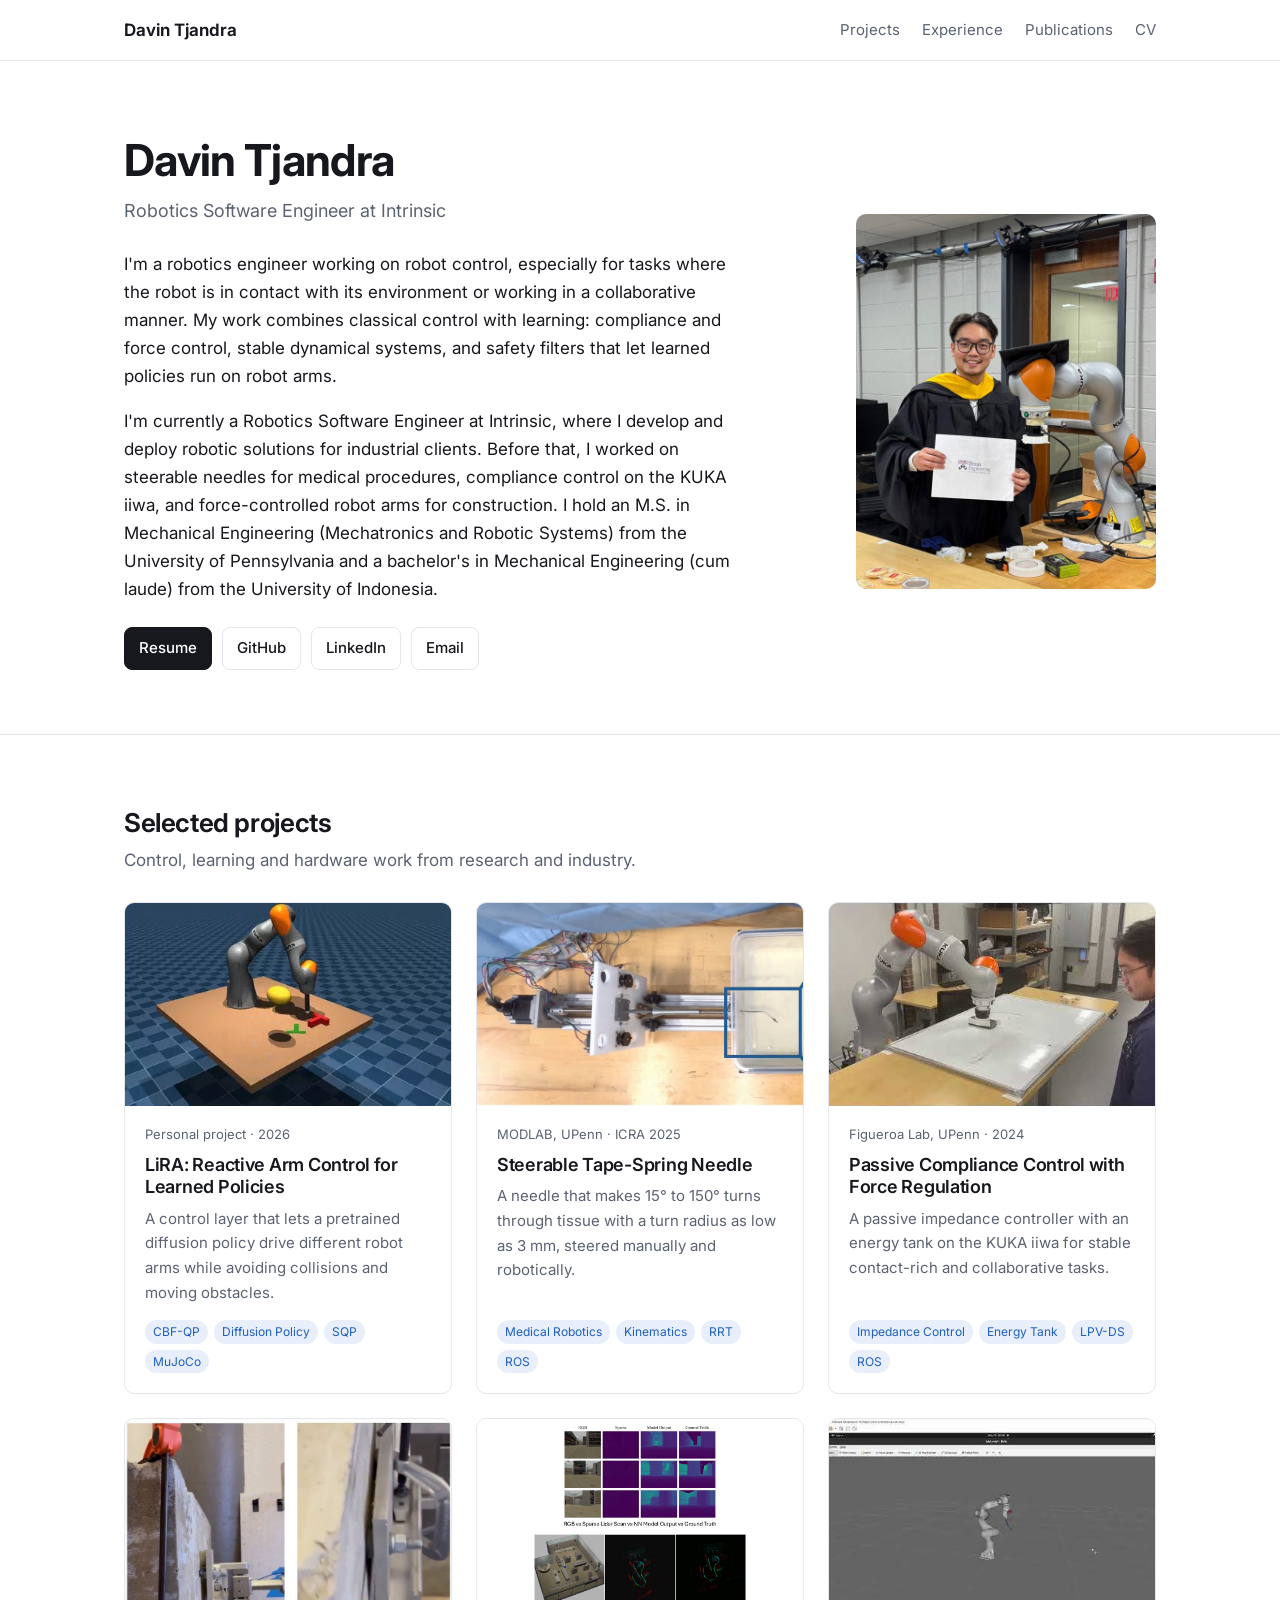
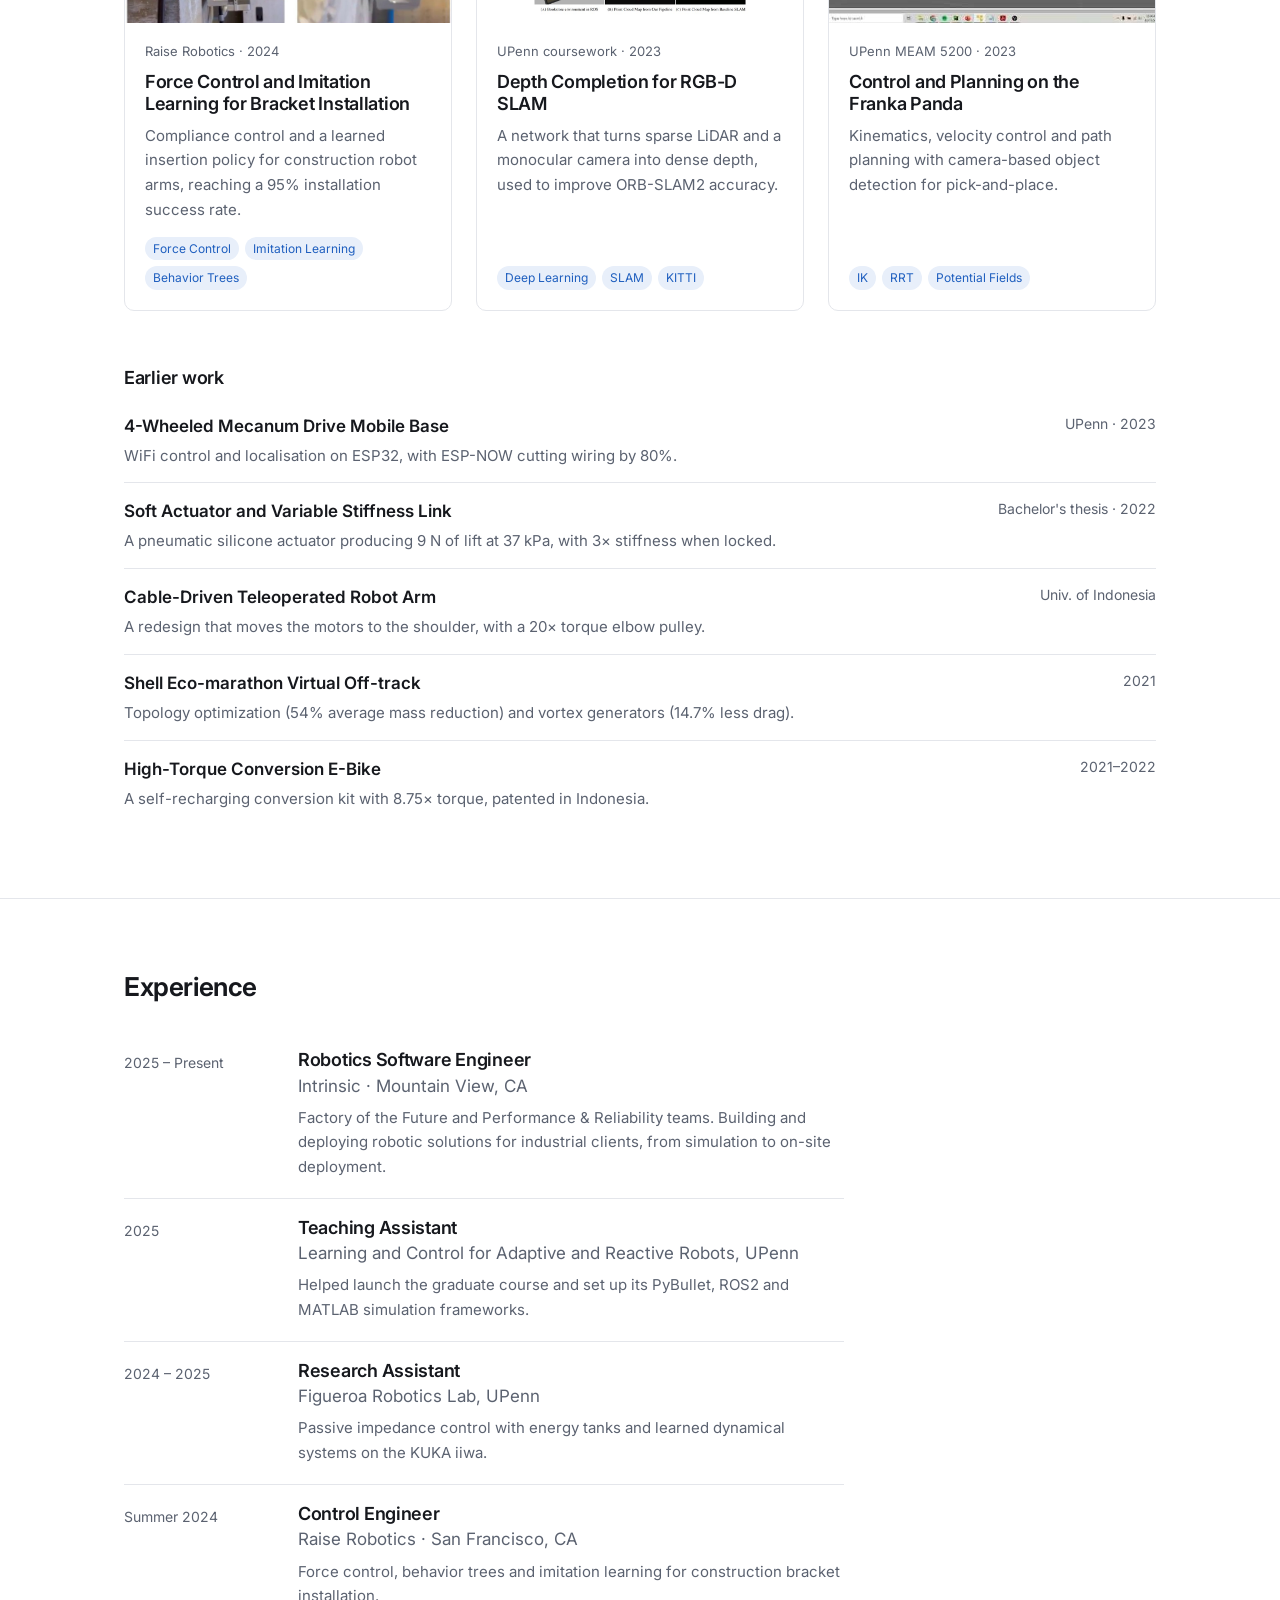
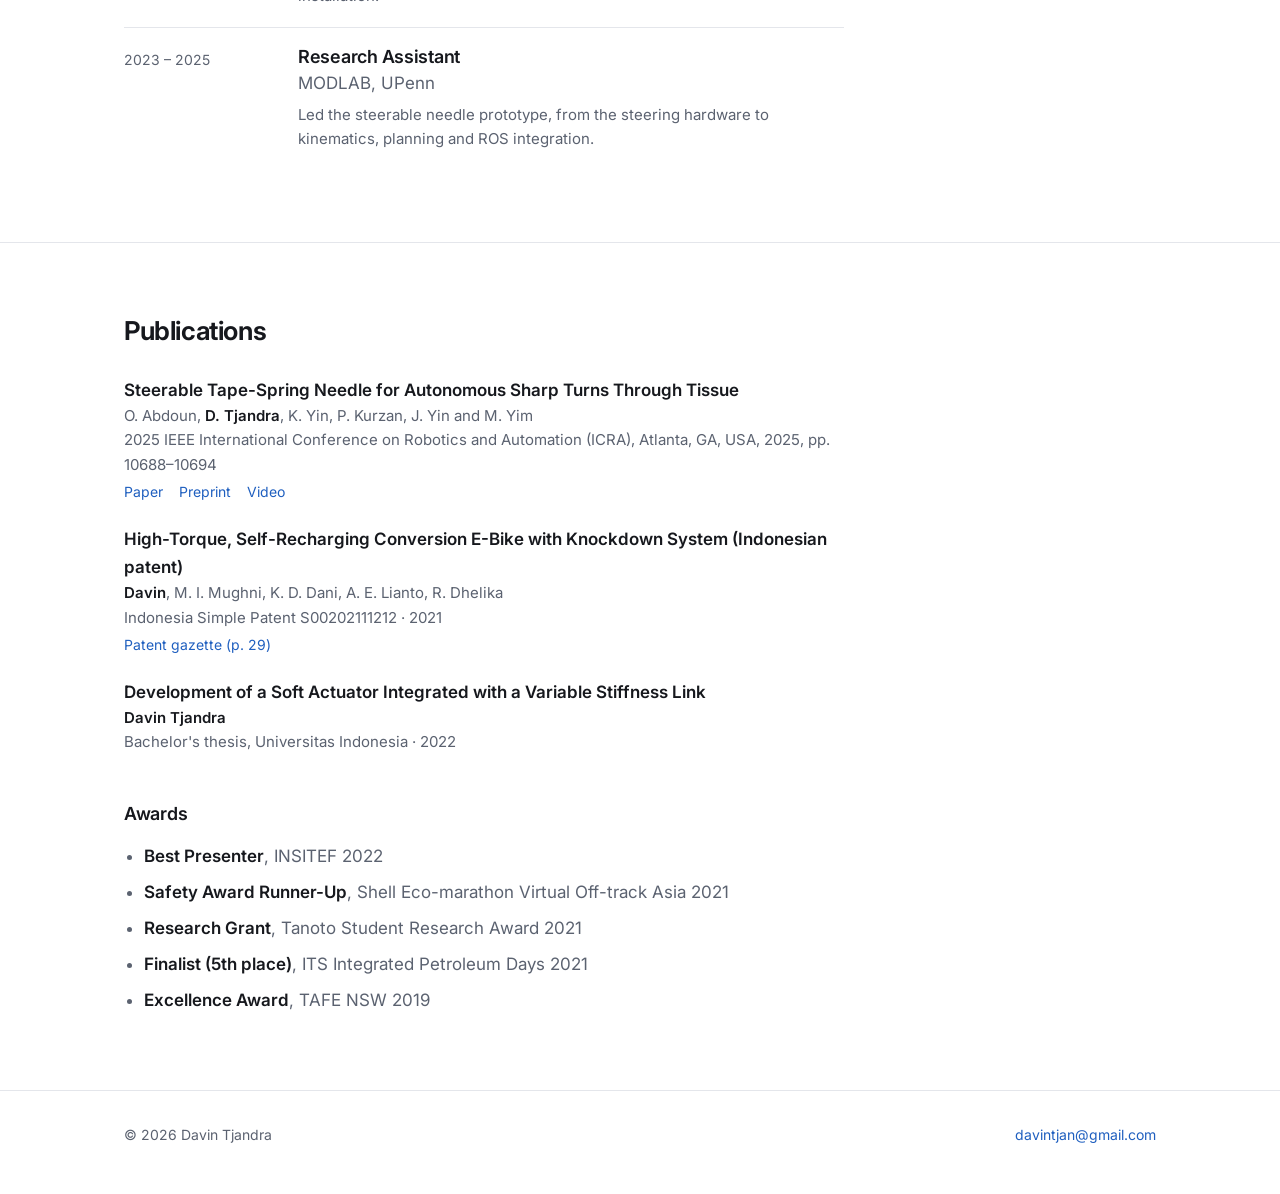
<file: index.html>
<!doctype html>
<html lang="en">
  <head>
    <meta charset="utf-8" />
    <meta name="viewport" content="width=device-width, initial-scale=1" />
    <title>Davin Tjandra</title>
    <meta
      name="description"
      content="Davin Tjandra, robotics engineer working on robot control for contact-rich and collaborative tasks."
    />
    <link rel="preconnect" href="https://fonts.googleapis.com" />
    <link rel="preconnect" href="https://fonts.gstatic.com" crossorigin />
    <link
      rel="stylesheet"
      href="https://fonts.googleapis.com/css2?family=Inter:wght@400;500;600;700&display=swap"
    />
    <link rel="stylesheet" href="style.css" />
  </head>
  <body>
    <header class="topbar">
      <div class="wrap">
        <a class="brand" href="#">Davin Tjandra</a>
        <nav class="nav">
          <a href="#projects">Projects</a>
          <a href="#experience">Experience</a>
          <a href="#publications" class="hide-sm">Publications</a>
          <a
            href="https://drive.google.com/file/d/1XE6uDH8KvG32tiVJxi-hi0fYt_D9xmmk/view?usp=sharing"
            target="_blank"
            rel="noopener"
            >CV</a
          >
        </nav>
      </div>
    </header>

    <main>
      <!-- Hero -->
      <section class="hero">
        <div class="wrap">
          <div class="bio">
            <h1>Davin Tjandra</h1>
            <p class="role">Robotics Software Engineer at Intrinsic</p>
            <p>
              I'm a robotics engineer working on robot control, especially for
              tasks where the robot is in contact with its environment or
              working in a collaborative manner. My work combines classical
              control with learning: compliance and force control, stable
              dynamical systems, and safety filters that let learned policies
              run on robot arms.
            </p>
            <p>
              I'm currently a Robotics Software Engineer at Intrinsic, where I
              develop and deploy robotic solutions for industrial clients.
              Before that, I worked on steerable needles for medical procedures,
              compliance control on the KUKA iiwa, and force-controlled robot
              arms for construction. I hold an M.S. in Mechanical Engineering
              (Mechatronics and Robotic Systems) from the University of
              Pennsylvania and a bachelor's in Mechanical Engineering (cum
              laude) from the University of Indonesia.
            </p>
            <div class="links">
              <a
                class="btn primary"
                href="https://drive.google.com/file/d/1XE6uDH8KvG32tiVJxi-hi0fYt_D9xmmk/view?usp=sharing"
                target="_blank"
                rel="noopener"
                >Resume</a
              >
              <a class="btn" href="https://github.com/davintjan" target="_blank" rel="noopener">GitHub</a>
              <a class="btn" href="https://www.linkedin.com/in/davin-tjandra" target="_blank" rel="noopener"
                >LinkedIn</a
              >
              <a class="btn" href="mailto:davintjan@gmail.com">Email</a>
            </div>
          </div>
          <img src="img/portrait.jpg" alt="Davin Tjandra at his Penn graduation next to a KUKA iiwa robot arm" />
        </div>
      </section>

      <!-- Selected projects -->
      <section id="projects">
        <div class="wrap">
          <div class="section-head">
            <h2>Selected projects</h2>
            <p>Control, learning and hardware work from research and industry.</p>
          </div>

          <div class="grid">
            <a class="card" href="projects/lira.html">
              <div class="thumb">
                <img src="vids/lira/iiwa_pusht_front.webp" alt="KUKA iiwa14 playing Push-T in MuJoCo" />
              </div>
              <div class="body">
                <span class="meta">Personal project · 2026</span>
                <h3>LiRA: Reactive Arm Control for Learned Policies</h3>
                <p>
                  A control layer that lets a pretrained diffusion policy drive
                  different robot arms while avoiding collisions and moving
                  obstacles.
                </p>
                <div class="tags">
                  <span class="tag">CBF-QP</span><span class="tag">Diffusion Policy</span
                  ><span class="tag">SQP</span><span class="tag">MuJoCo</span>
                </div>
              </div>
            </a>

            <a class="card" href="projects/needle.html">
              <div class="thumb">
                <img src="img/thumb_needle.jpg" alt="Robot needle steering system" />
              </div>
              <div class="body">
                <span class="meta">MODLAB, UPenn · ICRA 2025</span>
                <h3>Steerable Tape-Spring Needle</h3>
                <p>
                  A needle that makes 15° to 150° turns through tissue with a
                  turn radius as low as 3 mm, steered manually and robotically.
                </p>
                <div class="tags">
                  <span class="tag">Medical Robotics</span><span class="tag">Kinematics</span
                  ><span class="tag">RRT</span><span class="tag">ROS</span>
                </div>
              </div>
            </a>

            <a class="card" href="projects/passive-compliance.html">
              <div class="thumb">
                <img src="img/thumb_xLmZD9Djkdg.jpg" alt="KUKA iiwa running the passive compliance controller" />
              </div>
              <div class="body">
                <span class="meta">Figueroa Lab, UPenn · 2024</span>
                <h3>Passive Compliance Control with Force Regulation</h3>
                <p>
                  A passive impedance controller with an energy tank on the KUKA
                  iiwa for stable contact-rich and collaborative tasks.
                </p>
                <div class="tags">
                  <span class="tag">Impedance Control</span><span class="tag">Energy Tank</span
                  ><span class="tag">LPV-DS</span><span class="tag">ROS</span>
                </div>
              </div>
            </a>

            <a class="card" href="projects/bracket-installation.html">
              <div class="thumb">
                <img src="img/thumb_bracket.jpg" alt="Robot arm inserting a bracket into a concrete wall" />
              </div>
              <div class="body">
                <span class="meta">Raise Robotics · 2024</span>
                <h3>Force Control and Imitation Learning for Bracket Installation</h3>
                <p>
                  Compliance control and a learned insertion policy for
                  construction robot arms, reaching a 95% installation success
                  rate.
                </p>
                <div class="tags">
                  <span class="tag">Force Control</span><span class="tag">Imitation Learning</span
                  ><span class="tag">Behavior Trees</span>
                </div>
              </div>
            </a>

            <a class="card" href="projects/depth-completion.html">
              <div class="thumb">
                <img src="img/ORB_SLAM2.jpg" alt="ORB-SLAM2 map built with completed depth" />
              </div>
              <div class="body">
                <span class="meta">UPenn coursework · 2023</span>
                <h3>Depth Completion for RGB-D SLAM</h3>
                <p>
                  A network that turns sparse LiDAR and a monocular camera into
                  dense depth, used to improve ORB-SLAM2 accuracy.
                </p>
                <div class="tags">
                  <span class="tag">Deep Learning</span><span class="tag">SLAM</span
                  ><span class="tag">KITTI</span>
                </div>
              </div>
            </a>

            <a class="card" href="projects/franka.html">
              <div class="thumb">
                <img src="img/thumb_Z_s7S15IcpI.jpg" alt="Franka Panda arm doing pick and place" />
              </div>
              <div class="body">
                <span class="meta">UPenn MEAM 5200 · 2023</span>
                <h3>Control and Planning on the Franka Panda</h3>
                <p>
                  Kinematics, velocity control and path planning with
                  camera-based object detection for pick-and-place.
                </p>
                <div class="tags">
                  <span class="tag">IK</span><span class="tag">RRT</span
                  ><span class="tag">Potential Fields</span>
                </div>
              </div>
            </a>
          </div>

          <h3 style="margin: 56px 0 8px">Earlier work</h3>
          <ul class="list">
            <li>
              <a class="title" href="projects/earlier-work.html#mecanum">4-Wheeled Mecanum Drive Mobile Base</a>
              <span class="year">UPenn · 2023</span>
              <span class="desc">WiFi control and localisation on ESP32, with ESP-NOW cutting wiring by 80%.</span>
            </li>
            <li>
              <a class="title" href="projects/earlier-work.html#soft-actuator">Soft Actuator and Variable Stiffness Link</a>
              <span class="year">Bachelor's thesis · 2022</span>
              <span class="desc">A pneumatic silicone actuator producing 9 N of lift at 37 kPa, with 3× stiffness when locked.</span>
            </li>
            <li>
              <a class="title" href="projects/earlier-work.html#cable-robot">Cable-Driven Teleoperated Robot Arm</a>
              <span class="year">Univ. of Indonesia</span>
              <span class="desc">A redesign that moves the motors to the shoulder, with a 20× torque elbow pulley.</span>
            </li>
            <li>
              <a class="title" href="projects/earlier-work.html#shell-eco">Shell Eco-marathon Virtual Off-track</a>
              <span class="year">2021</span>
              <span class="desc">Topology optimization (54% average mass reduction) and vortex generators (14.7% less drag).</span>
            </li>
            <li>
              <a class="title" href="projects/earlier-work.html#ebike">High-Torque Conversion E-Bike</a>
              <span class="year">2021–2022</span>
              <span class="desc">A self-recharging conversion kit with 8.75× torque, patented in Indonesia.</span>
            </li>
          </ul>
        </div>
      </section>

      <!-- Experience -->
      <section id="experience">
        <div class="wrap left">
          <div class="section-head"><h2>Experience</h2></div>
          <ul class="timeline">
            <li>
              <span class="when">2025 – Present</span>
              <div>
                <h3>Robotics Software Engineer</h3>
                <span class="org">Intrinsic · Mountain View, CA</span>
                <p>
                  Factory of the Future and Performance &amp; Reliability teams.
                  Building and deploying robotic solutions for industrial
                  clients, from simulation to on-site deployment.
                </p>
              </div>
            </li>
            <li>
              <span class="when">2025</span>
              <div>
                <h3>Teaching Assistant</h3>
                <span class="org">Learning and Control for Adaptive and Reactive Robots, UPenn</span>
                <p>Helped launch the graduate course and set up its PyBullet, ROS2 and MATLAB simulation frameworks.</p>
              </div>
            </li>
            <li>
              <span class="when">2024 – 2025</span>
              <div>
                <h3>Research Assistant</h3>
                <span class="org">Figueroa Robotics Lab, UPenn</span>
                <p>Passive impedance control with energy tanks and learned dynamical systems on the KUKA iiwa.</p>
              </div>
            </li>
            <li>
              <span class="when">Summer 2024</span>
              <div>
                <h3>Control Engineer</h3>
                <span class="org">Raise Robotics · San Francisco, CA</span>
                <p>Force control, behavior trees and imitation learning for construction bracket installation.</p>
              </div>
            </li>
            <li>
              <span class="when">2023 – 2025</span>
              <div>
                <h3>Research Assistant</h3>
                <span class="org">MODLAB, UPenn</span>
                <p>Led the steerable needle prototype, from the steering hardware to kinematics, planning and ROS integration.</p>
              </div>
            </li>
          </ul>
        </div>
      </section>

      <!-- Publications -->
      <section id="publications">
        <div class="wrap left">
          <div class="section-head"><h2>Publications</h2></div>
          <ul class="pubs">
            <li>
              <div class="title">Steerable Tape-Spring Needle for Autonomous Sharp Turns Through Tissue</div>
              <div class="authors">
                O. Abdoun, <b>D. Tjandra</b>, K. Yin, P. Kurzan, J. Yin and M. Yim
              </div>
              <div class="venue">
                <i>2025 IEEE International Conference on Robotics and Automation (ICRA)</i>, Atlanta, GA,
                USA, 2025, pp. 10688–10694
              </div>
              <div class="pub-links">
                <a href="https://doi.org/10.1109/ICRA55743.2025.11127659" target="_blank" rel="noopener">Paper</a>
                <a href="https://doi.org/10.1101/2024.09.22.614377" target="_blank" rel="noopener">Preprint</a>
                <a href="projects/needle.html">Video</a>
              </div>
            </li>
            <li>
              <div class="title">
                High-Torque, Self-Recharging Conversion E-Bike with Knockdown System (Indonesian patent)
              </div>
              <div class="authors">
                <b>Davin</b>, M. I. Mughni, K. D. Dani, A. E. Lianto, R. Dhelika
              </div>
              <div class="venue"><i>Indonesia Simple Patent S00202111212</i> · 2021</div>
              <div class="pub-links">
                <a
                  href="https://dgip.go.id/uploads/berita_resmi/file/697e9c08a34dd5b0f49310c339c5e648.pdf"
                  target="_blank"
                  rel="noopener"
                  >Patent gazette (p. 29)</a
                >
              </div>
            </li>
            <li>
              <div class="title">Development of a Soft Actuator Integrated with a Variable Stiffness Link</div>
              <div class="authors"><b>Davin Tjandra</b></div>
              <div class="venue"><i>Bachelor's thesis, Universitas Indonesia</i> · 2022</div>
            </li>
          </ul>

          <h3 style="margin: 48px 0 12px">Awards</h3>
          <ul class="awards">
            <li><b>Best Presenter</b>, INSITEF 2022</li>
            <li><b>Safety Award Runner-Up</b>, Shell Eco-marathon Virtual Off-track Asia 2021</li>
            <li><b>Research Grant</b>, Tanoto Student Research Award 2021</li>
            <li><b>Finalist (5th place)</b>, ITS Integrated Petroleum Days 2021</li>
            <li><b>Excellence Award</b>, TAFE NSW 2019</li>
          </ul>
        </div>
      </section>
    </main>

    <footer>
      <div class="wrap">
        <span>© 2026 Davin Tjandra</span>
        <a href="mailto:davintjan@gmail.com">davintjan@gmail.com</a>
      </div>
    </footer>
  </body>
</html>
</file>
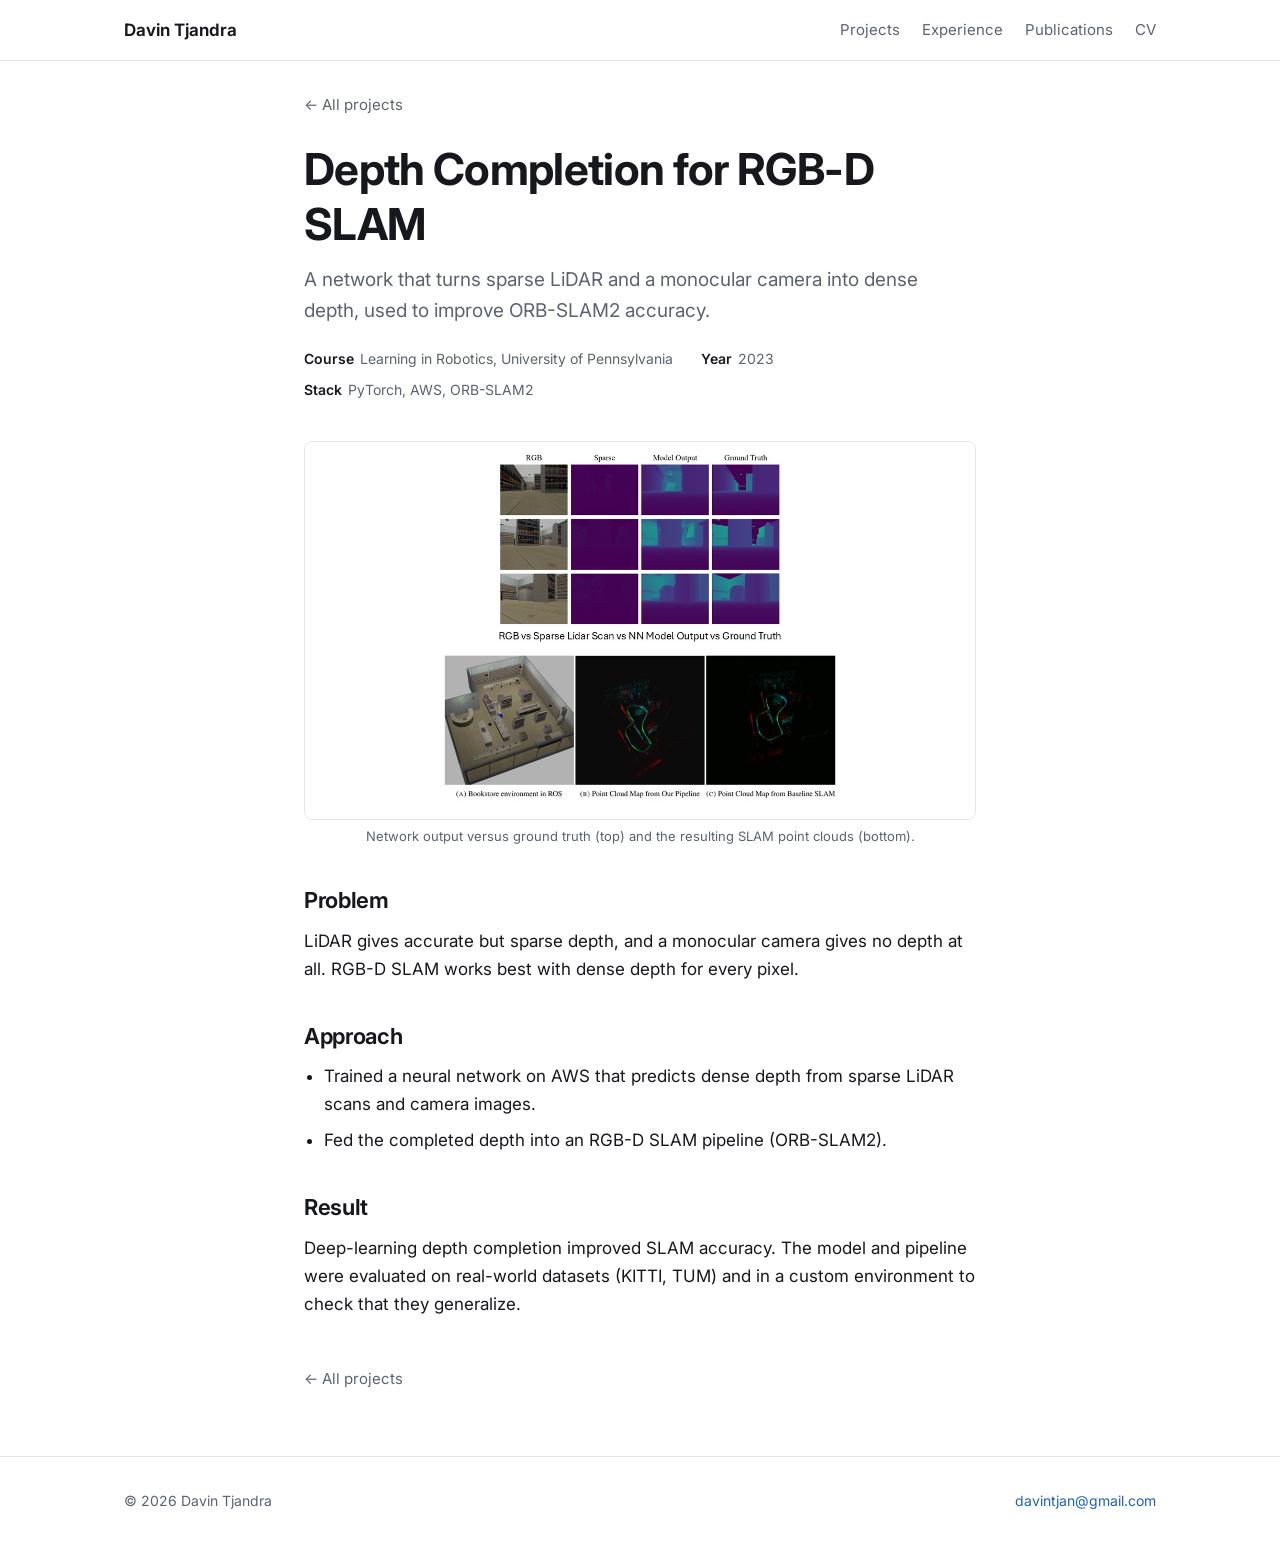
<file: projects/depth-completion.html>
<!doctype html>
<html lang="en">
  <head>
    <meta charset="utf-8" />
    <meta name="viewport" content="width=device-width, initial-scale=1" />
    <title>Depth Completion for SLAM · Davin Tjandra</title>
    <meta name="description" content="A network that completes sparse LiDAR into dense depth to improve RGB-D SLAM." />
    <link rel="preconnect" href="https://fonts.googleapis.com" />
    <link rel="preconnect" href="https://fonts.gstatic.com" crossorigin />
    <link
      rel="stylesheet"
      href="https://fonts.googleapis.com/css2?family=Inter:wght@400;500;600;700&display=swap"
    />
    <link rel="stylesheet" href="../style.css" />
  </head>
  <body>
    <header class="topbar">
      <div class="wrap">
        <a class="brand" href="../index.html">Davin Tjandra</a>
        <nav class="nav">
          <a href="../index.html#projects">Projects</a>
          <a href="../index.html#experience">Experience</a>
          <a href="../index.html#publications" class="hide-sm">Publications</a>
          <a href="https://drive.google.com/file/d/1XE6uDH8KvG32tiVJxi-hi0fYt_D9xmmk/view?usp=sharing" target="_blank" rel="noopener">CV</a>
        </nav>
      </div>
    </header>

    <main class="wrap narrow">
      <a class="back" href="../index.html#projects">← All projects</a>

      <div class="project-head">
        <h1>Depth Completion for RGB-D SLAM</h1>
        <p class="lede">A network that turns sparse LiDAR and a monocular camera into dense depth, used to improve ORB-SLAM2 accuracy.</p>
        <div class="facts">
          <span><b>Course</b>Learning in Robotics, University of Pennsylvania</span>
          <span><b>Year</b>2023</span>
          <span><b>Stack</b>PyTorch, AWS, ORB-SLAM2</span>
        </div>
      </div>

      <div class="media">
        <figure>
          <img src="../img/ORB_SLAM2.jpg" alt="Network output compared with ground truth, and the resulting SLAM maps" />
          <figcaption>Network output versus ground truth (top) and the resulting SLAM point clouds (bottom).</figcaption>
        </figure>
      </div>

      <div class="prose">
        <h2>Problem</h2>
        <p>
          LiDAR gives accurate but sparse depth, and a monocular camera gives no
          depth at all. RGB-D SLAM works best with dense depth for every pixel.
        </p>

        <h2>Approach</h2>
        <ul>
          <li>Trained a neural network on AWS that predicts dense depth from sparse LiDAR scans and camera images.</li>
          <li>Fed the completed depth into an RGB-D SLAM pipeline (ORB-SLAM2).</li>
        </ul>

        <h2>Result</h2>
        <p>
          Deep-learning depth completion improved SLAM accuracy. The model and
          pipeline were evaluated on real-world datasets (KITTI, TUM) and in a
          custom environment to check that they generalize.
        </p>
      </div>

      <a class="back" href="../index.html#projects" style="margin-bottom: 64px">← All projects</a>
    </main>

    <footer>
      <div class="wrap">
        <span>© 2026 Davin Tjandra</span>
        <a href="mailto:davintjan@gmail.com">davintjan@gmail.com</a>
      </div>
    </footer>
    <script src="../script.js"></script>
  </body>
</html>
</file>
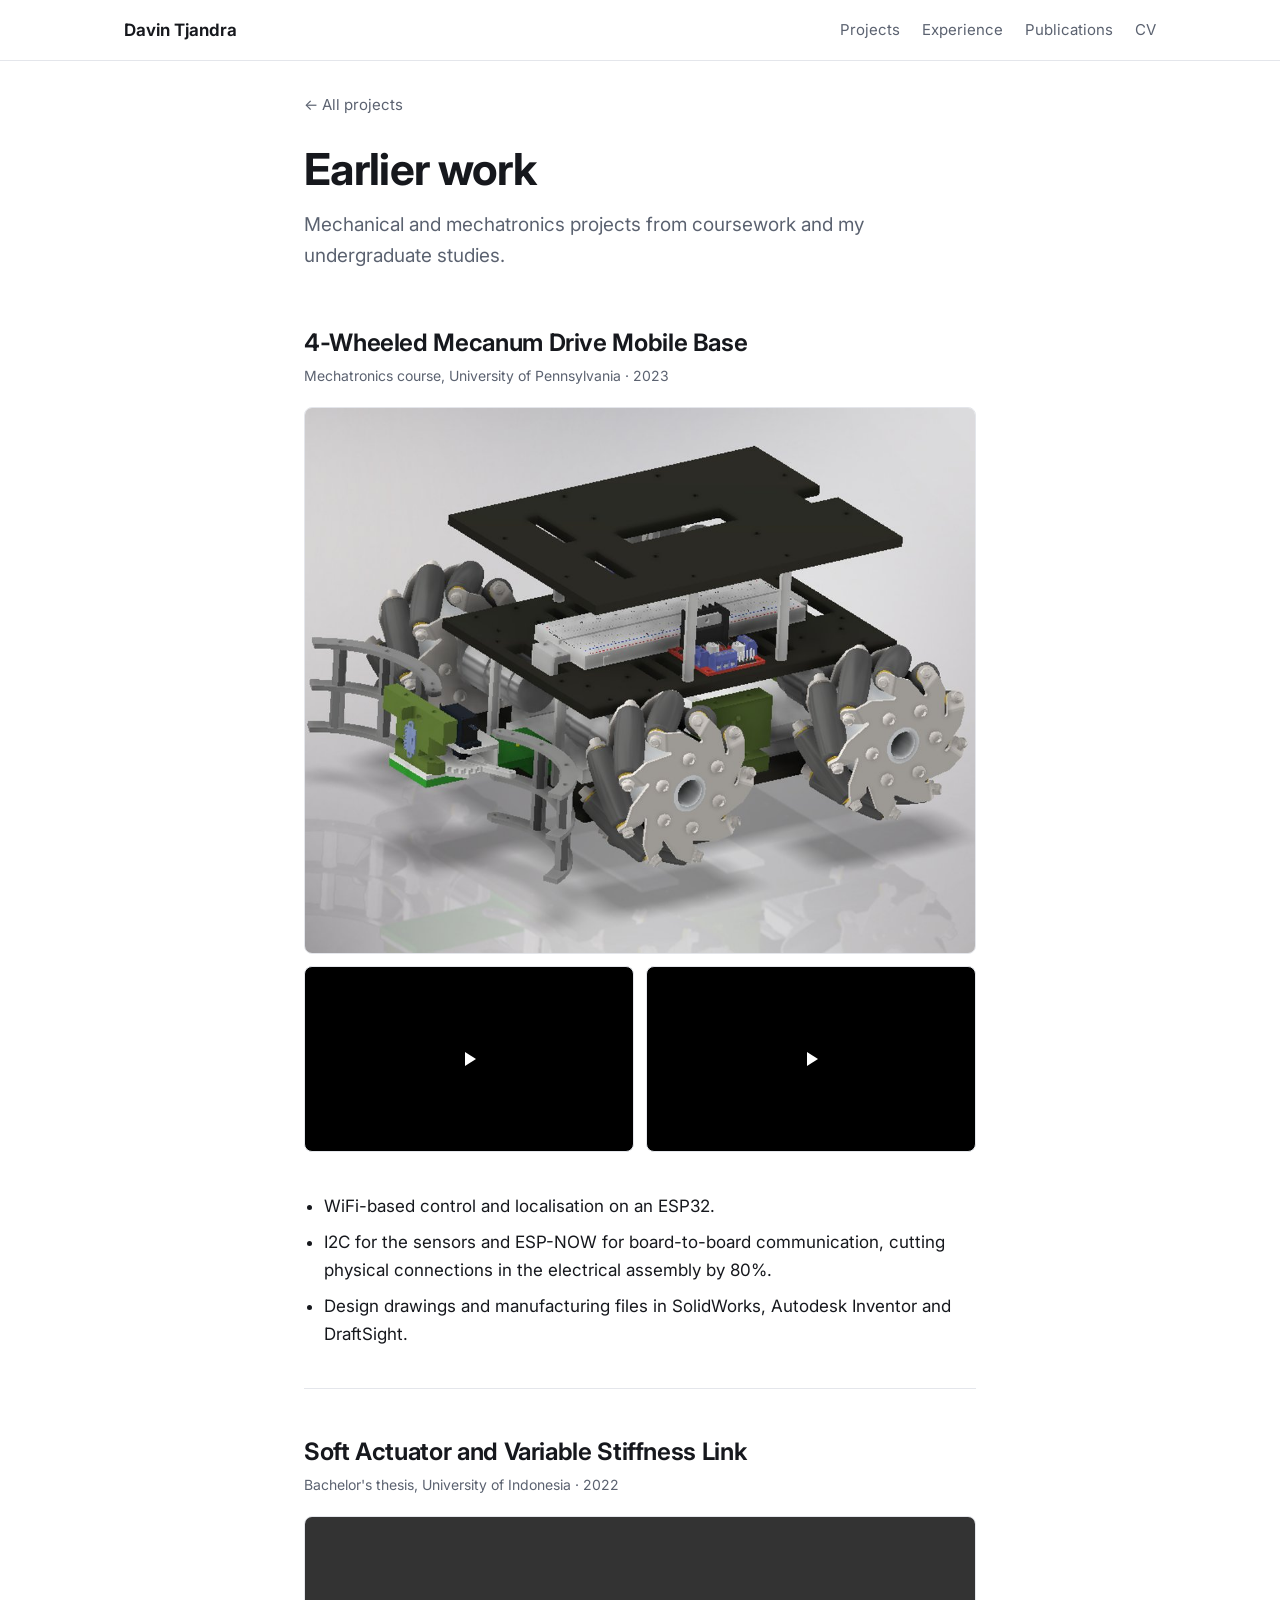
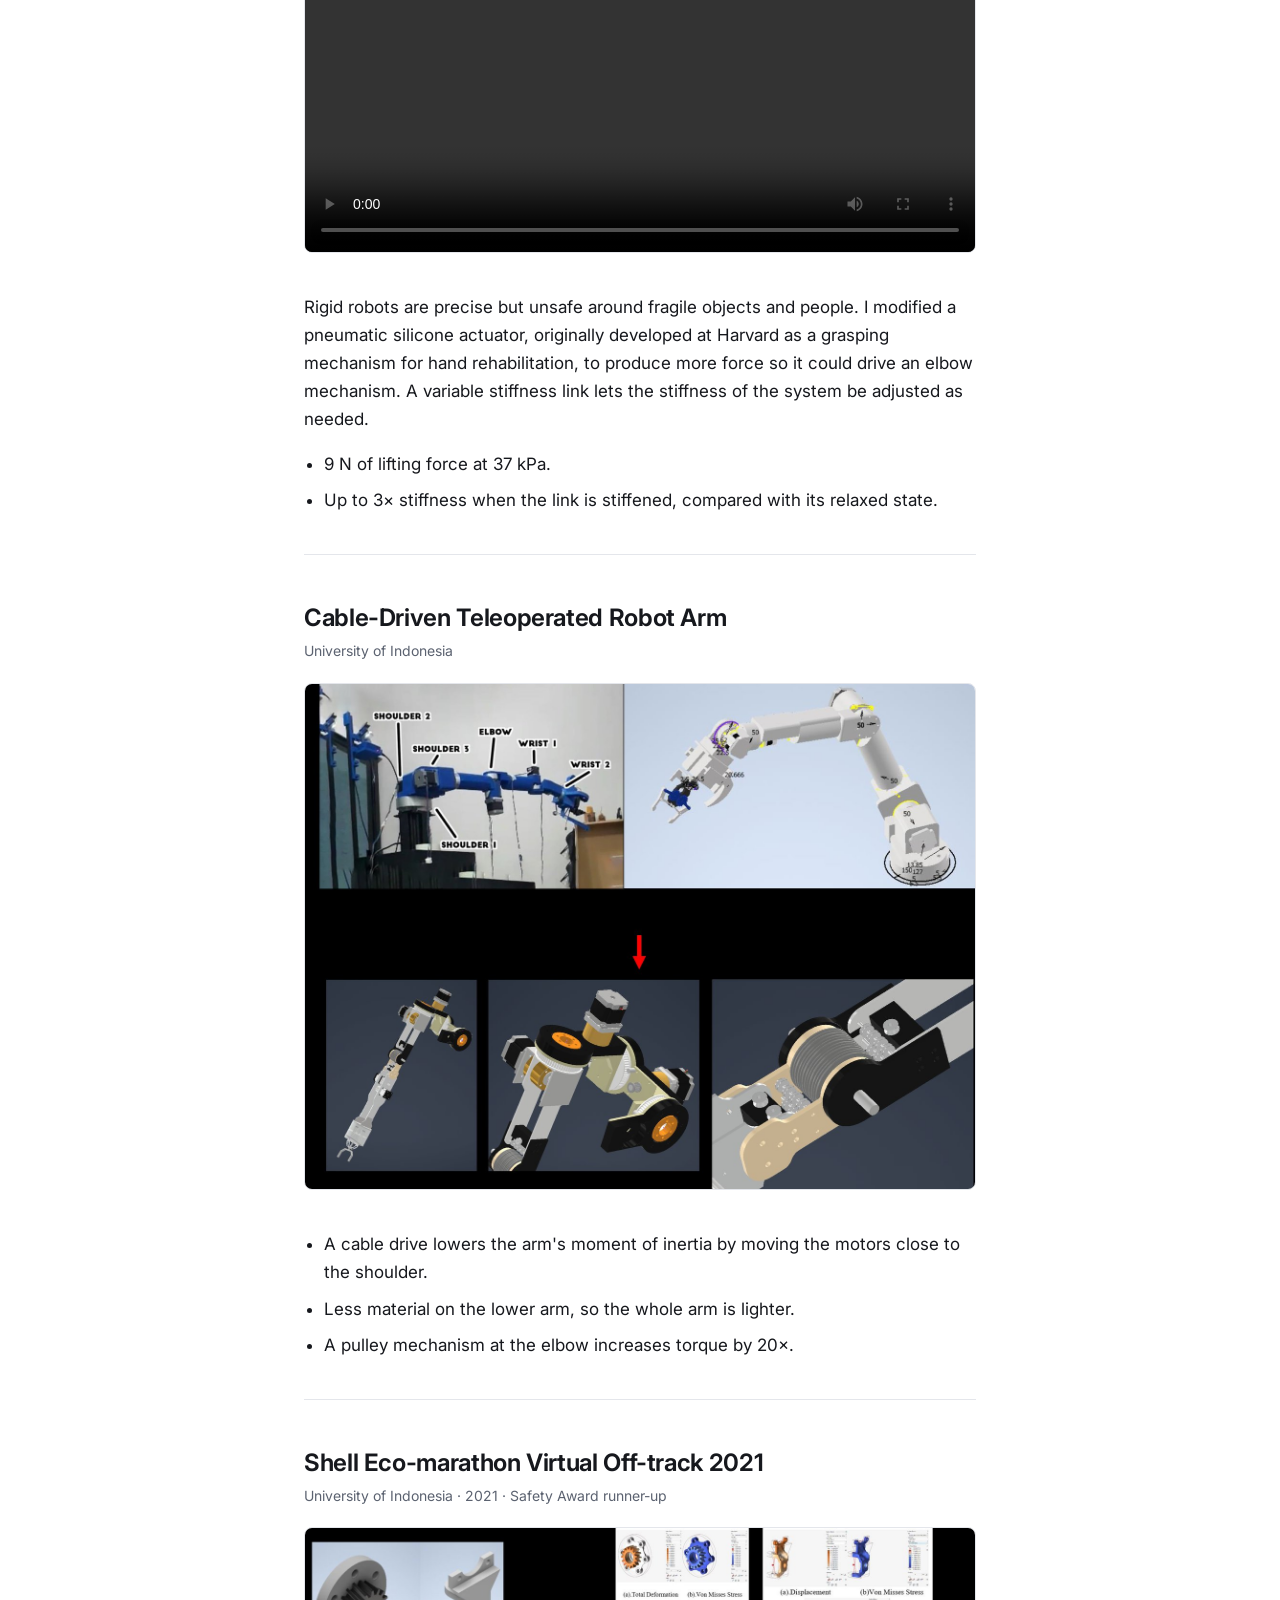
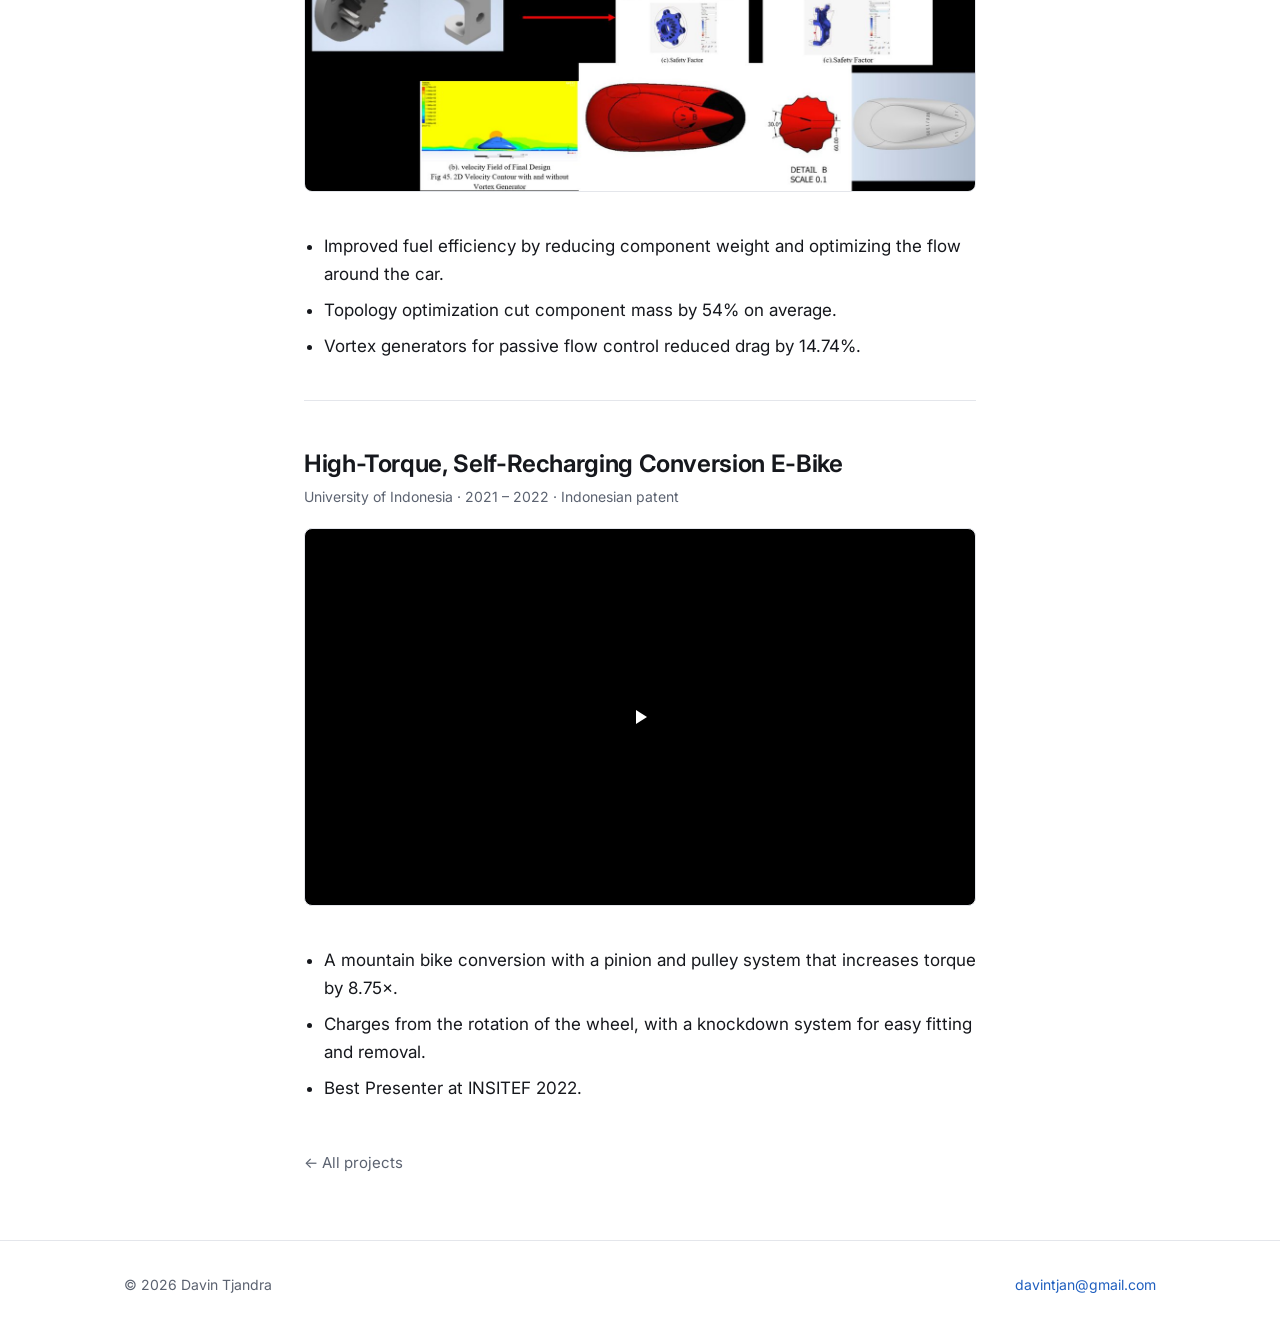
<file: projects/earlier-work.html>
<!doctype html>
<html lang="en">
  <head>
    <meta charset="utf-8" />
    <meta name="viewport" content="width=device-width, initial-scale=1" />
    <title>Earlier Work · Davin Tjandra</title>
    <meta name="description" content="Earlier mechanical and mechatronics projects by Davin Tjandra." />
    <link rel="preconnect" href="https://fonts.googleapis.com" />
    <link rel="preconnect" href="https://fonts.gstatic.com" crossorigin />
    <link
      rel="stylesheet"
      href="https://fonts.googleapis.com/css2?family=Inter:wght@400;500;600;700&display=swap"
    />
    <link rel="stylesheet" href="../style.css" />
  </head>
  <body>
    <header class="topbar">
      <div class="wrap">
        <a class="brand" href="../index.html">Davin Tjandra</a>
        <nav class="nav">
          <a href="../index.html#projects">Projects</a>
          <a href="../index.html#experience">Experience</a>
          <a href="../index.html#publications" class="hide-sm">Publications</a>
          <a href="https://drive.google.com/file/d/1XE6uDH8KvG32tiVJxi-hi0fYt_D9xmmk/view?usp=sharing" target="_blank" rel="noopener">CV</a>
        </nav>
      </div>
    </header>

    <main class="wrap narrow">
      <a class="back" href="../index.html#projects">← All projects</a>

      <div class="project-head">
        <h1>Earlier work</h1>
        <p class="lede">Mechanical and mechatronics projects from coursework and my undergraduate studies.</p>
      </div>

      <div class="subproject" id="mecanum">
        <h2>4-Wheeled Mecanum Drive Mobile Base</h2>
        <span class="meta">Mechatronics course, University of Pennsylvania · 2023</span>
        <div class="media">
          <img src="../img/mecanum.jpg" alt="The mecanum drive mobile base" />
          <div class="media-grid" style="margin: 0">
            <button class="yt" data-id="RxnCSf2Vcbw" aria-label="Play video: mecanum base driving"></button>
            <button class="yt" data-id="vjwg3EuP6zI" aria-label="Play video: mecanum base on the course"></button>
          </div>
        </div>
        <div class="prose">
          <ul>
            <li>WiFi-based control and localisation on an ESP32.</li>
            <li>I2C for the sensors and ESP-NOW for board-to-board communication, cutting physical connections in the electrical assembly by 80%.</li>
            <li>Design drawings and manufacturing files in SolidWorks, Autodesk Inventor and DraftSight.</li>
          </ul>
        </div>
      </div>

      <div class="subproject" id="soft-actuator">
        <h2>Soft Actuator and Variable Stiffness Link</h2>
        <span class="meta">Bachelor's thesis, University of Indonesia · 2022</span>
        <div class="media">
          <video controls preload="metadata" playsinline><source src="../vids/soft_actuator.mp4" type="video/mp4" /></video>
        </div>
        <div class="prose">
          <p>
            Rigid robots are precise but unsafe around fragile objects and people.
            I modified a pneumatic silicone actuator, originally developed at
            Harvard as a grasping mechanism for hand rehabilitation, to produce
            more force so it could drive an elbow mechanism. A variable stiffness
            link lets the stiffness of the system be adjusted as needed.
          </p>
          <ul>
            <li>9 N of lifting force at 37 kPa.</li>
            <li>Up to 3× stiffness when the link is stiffened, compared with its relaxed state.</li>
          </ul>
        </div>
      </div>

      <div class="subproject" id="cable-robot">
        <h2>Cable-Driven Teleoperated Robot Arm</h2>
        <span class="meta">University of Indonesia</span>
        <div class="media">
          <img src="../img/cable_robot.jpg" alt="Cable-driven robot arm design" />
        </div>
        <div class="prose">
          <ul>
            <li>A cable drive lowers the arm's moment of inertia by moving the motors close to the shoulder.</li>
            <li>Less material on the lower arm, so the whole arm is lighter.</li>
            <li>A pulley mechanism at the elbow increases torque by 20×.</li>
          </ul>
        </div>
      </div>

      <div class="subproject" id="shell-eco">
        <h2>Shell Eco-marathon Virtual Off-track 2021</h2>
        <span class="meta">University of Indonesia · 2021 · Safety Award runner-up</span>
        <div class="media">
          <img src="../img/shell_eco.jpg" alt="Shell Eco-marathon car prototype analysis" />
        </div>
        <div class="prose">
          <ul>
            <li>Improved fuel efficiency by reducing component weight and optimizing the flow around the car.</li>
            <li>Topology optimization cut component mass by 54% on average.</li>
            <li>Vortex generators for passive flow control reduced drag by 14.74%.</li>
          </ul>
        </div>
      </div>

      <div class="subproject" id="ebike">
        <h2>High-Torque, Self-Recharging Conversion E-Bike</h2>
        <span class="meta">University of Indonesia · 2021 – 2022 · Indonesian patent</span>
        <div class="media">
          <button class="yt" data-id="DO-1V5IpRmU" aria-label="Play video: conversion e-bike"></button>
        </div>
        <div class="prose">
          <ul>
            <li>A mountain bike conversion with a pinion and pulley system that increases torque by 8.75×.</li>
            <li>Charges from the rotation of the wheel, with a knockdown system for easy fitting and removal.</li>
            <li>Best Presenter at INSITEF 2022.</li>
          </ul>
        </div>
      </div>

      <a class="back" href="../index.html#projects" style="margin-bottom: 64px">← All projects</a>
    </main>

    <footer>
      <div class="wrap">
        <span>© 2026 Davin Tjandra</span>
        <a href="mailto:davintjan@gmail.com">davintjan@gmail.com</a>
      </div>
    </footer>
    <script src="../script.js"></script>
  </body>
</html>
</file>
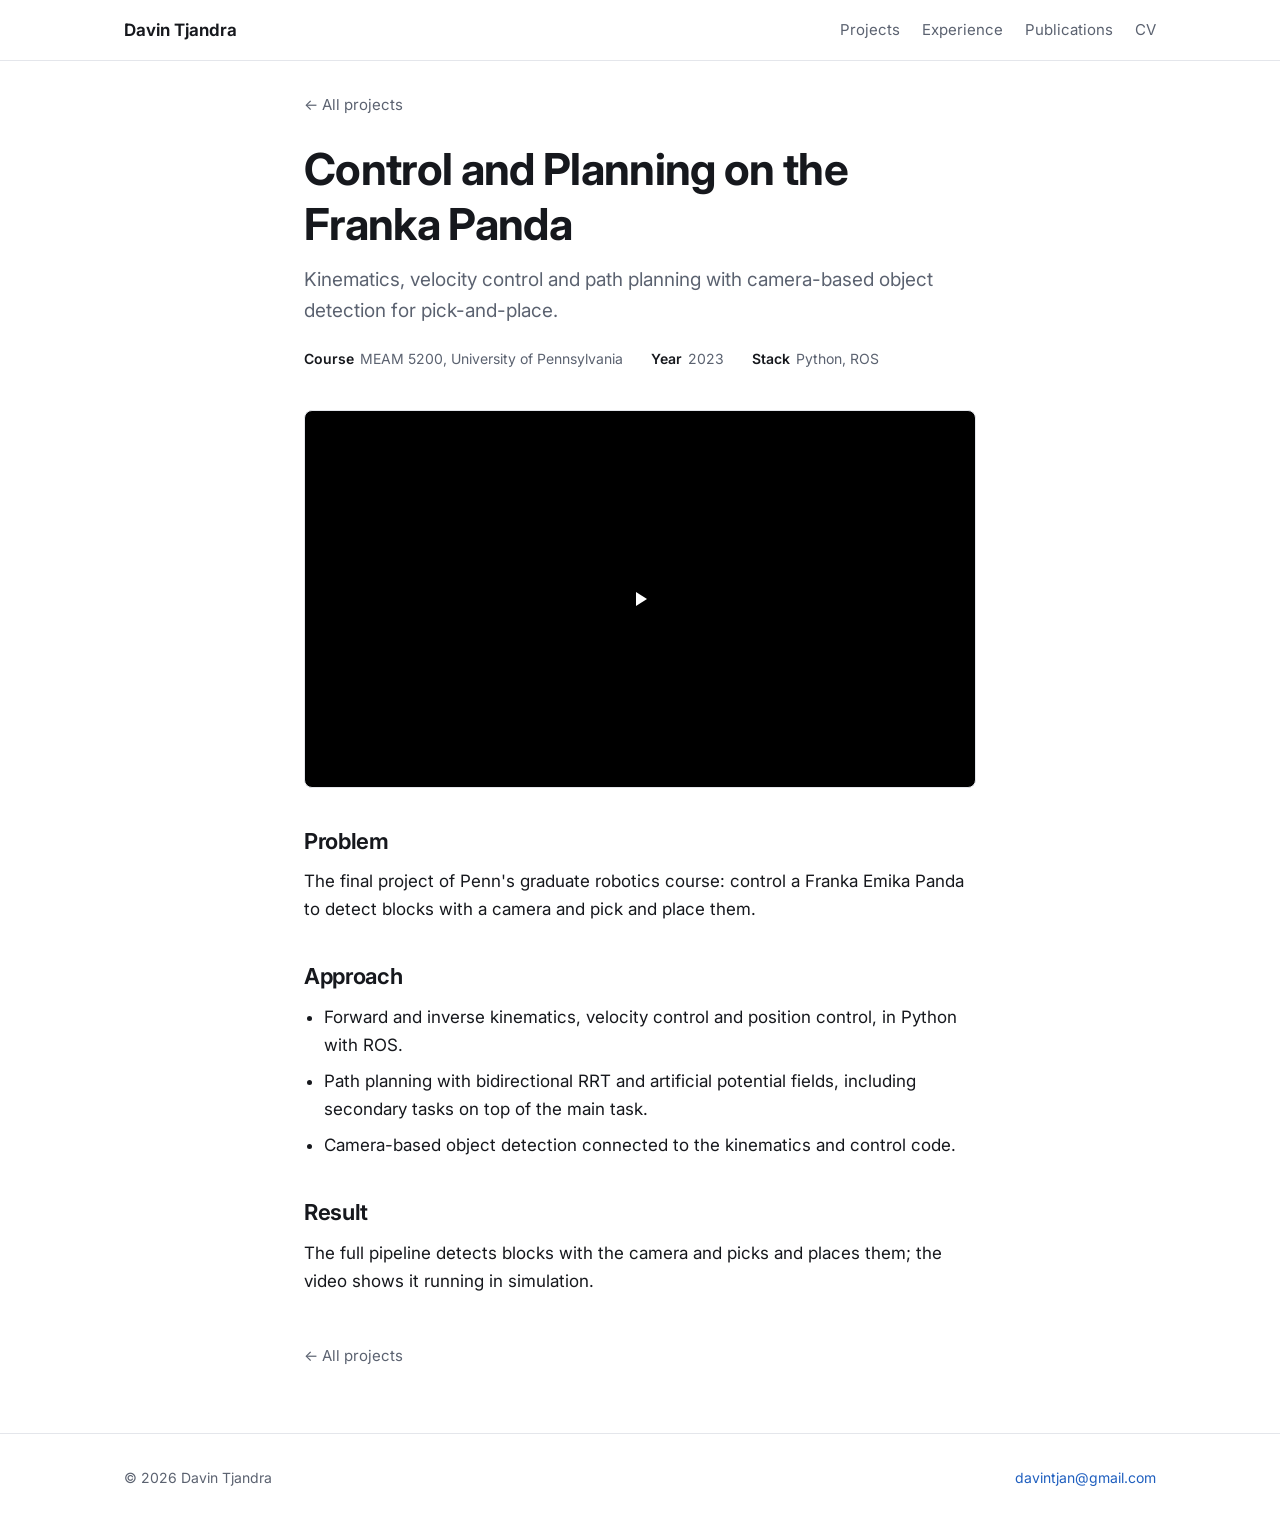
<file: projects/franka.html>
<!doctype html>
<html lang="en">
  <head>
    <meta charset="utf-8" />
    <meta name="viewport" content="width=device-width, initial-scale=1" />
    <title>Franka Panda Control · Davin Tjandra</title>
    <meta name="description" content="Kinematics, control and path planning on the Franka Panda for pick-and-place." />
    <link rel="preconnect" href="https://fonts.googleapis.com" />
    <link rel="preconnect" href="https://fonts.gstatic.com" crossorigin />
    <link
      rel="stylesheet"
      href="https://fonts.googleapis.com/css2?family=Inter:wght@400;500;600;700&display=swap"
    />
    <link rel="stylesheet" href="../style.css" />
  </head>
  <body>
    <header class="topbar">
      <div class="wrap">
        <a class="brand" href="../index.html">Davin Tjandra</a>
        <nav class="nav">
          <a href="../index.html#projects">Projects</a>
          <a href="../index.html#experience">Experience</a>
          <a href="../index.html#publications" class="hide-sm">Publications</a>
          <a href="https://drive.google.com/file/d/1XE6uDH8KvG32tiVJxi-hi0fYt_D9xmmk/view?usp=sharing" target="_blank" rel="noopener">CV</a>
        </nav>
      </div>
    </header>

    <main class="wrap narrow">
      <a class="back" href="../index.html#projects">← All projects</a>

      <div class="project-head">
        <h1>Control and Planning on the Franka Panda</h1>
        <p class="lede">Kinematics, velocity control and path planning with camera-based object detection for pick-and-place.</p>
        <div class="facts">
          <span><b>Course</b>MEAM 5200, University of Pennsylvania</span>
          <span><b>Year</b>2023</span>
          <span><b>Stack</b>Python, ROS</span>
        </div>
      </div>

      <div class="media">
        <button class="yt" data-id="Z_s7S15IcpI" aria-label="Play video: Franka Panda in simulation"></button>
      </div>

      <div class="prose">
        <h2>Problem</h2>
        <p>
          The final project of Penn's graduate robotics course: control a Franka
          Emika Panda to detect blocks with a camera and pick and place them.
        </p>

        <h2>Approach</h2>
        <ul>
          <li>Forward and inverse kinematics, velocity control and position control, in Python with ROS.</li>
          <li>Path planning with bidirectional RRT and artificial potential fields, including secondary tasks on top of the main task.</li>
          <li>Camera-based object detection connected to the kinematics and control code.</li>
        </ul>

        <h2>Result</h2>
        <p>
          The full pipeline detects blocks with the camera and picks and places
          them; the video shows it running in simulation.
        </p>
      </div>

      <a class="back" href="../index.html#projects" style="margin-bottom: 64px">← All projects</a>
    </main>

    <footer>
      <div class="wrap">
        <span>© 2026 Davin Tjandra</span>
        <a href="mailto:davintjan@gmail.com">davintjan@gmail.com</a>
      </div>
    </footer>
    <script src="../script.js"></script>
  </body>
</html>
</file>
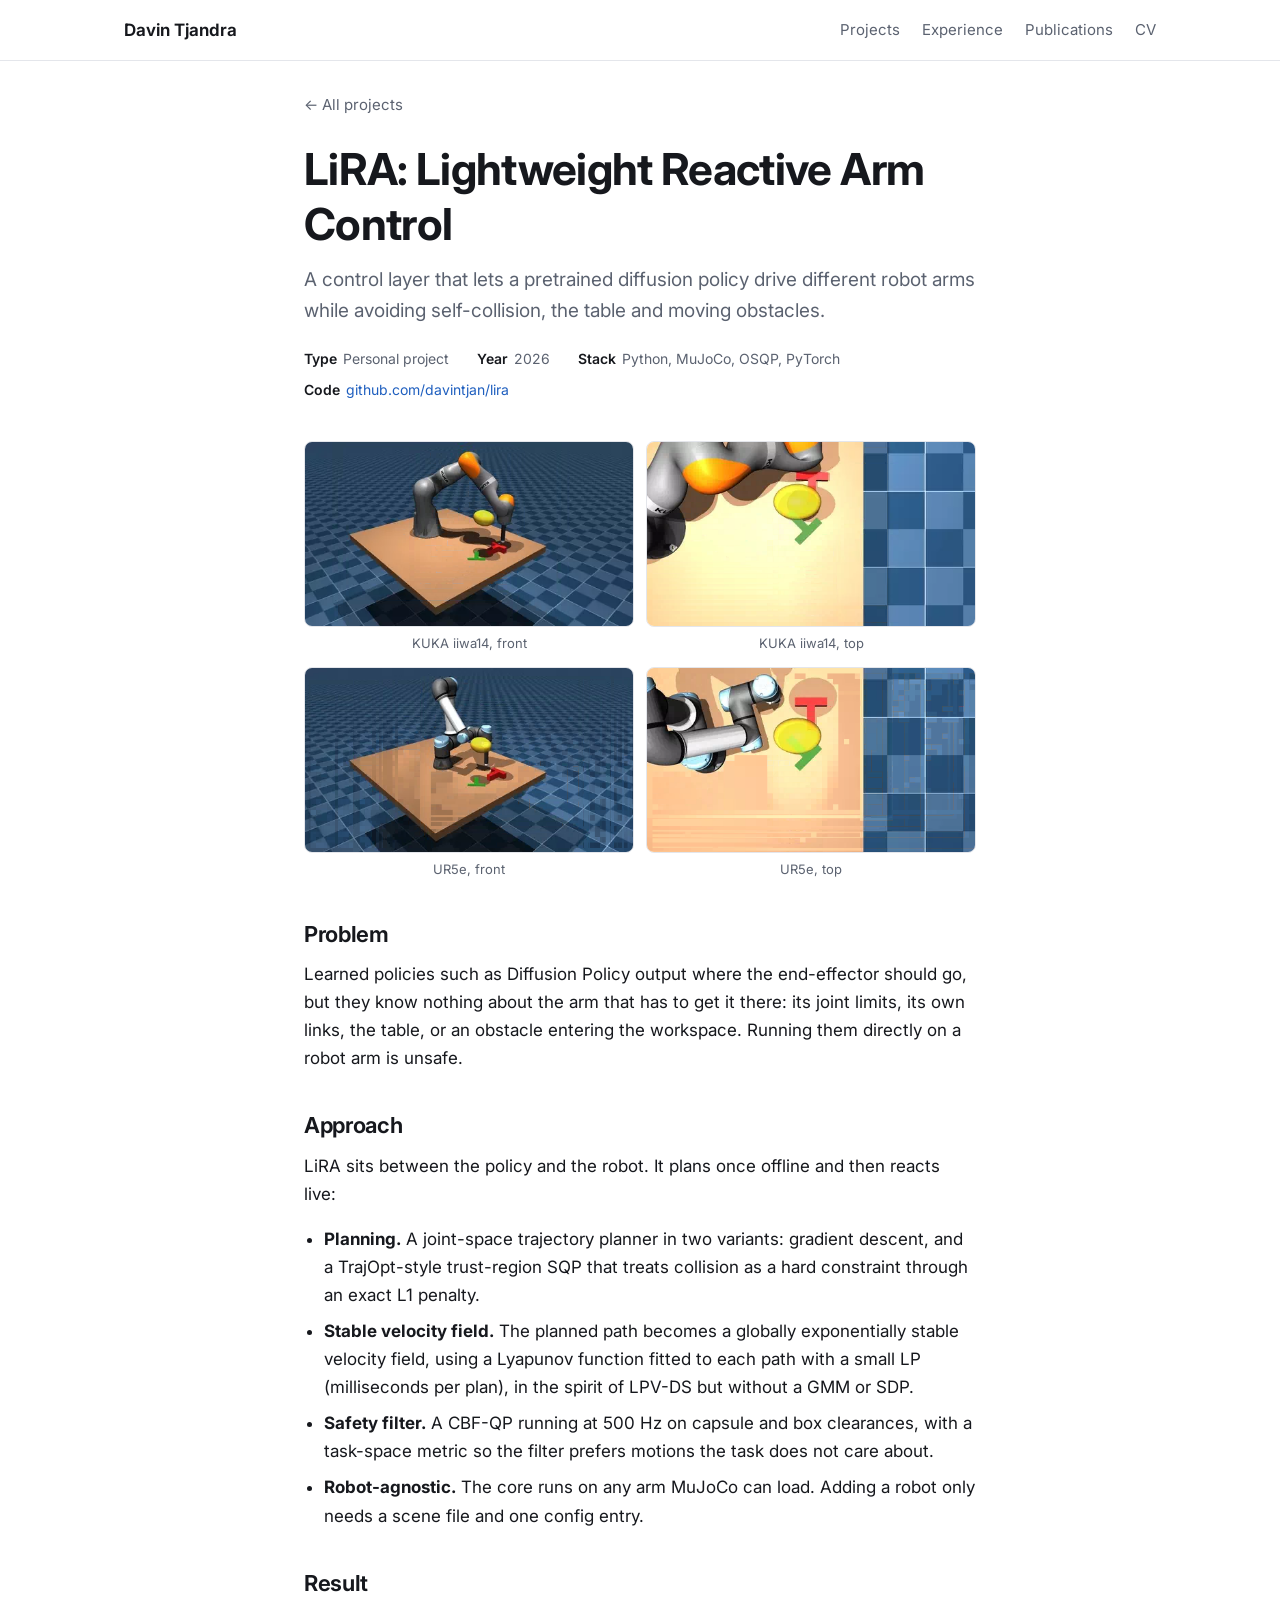
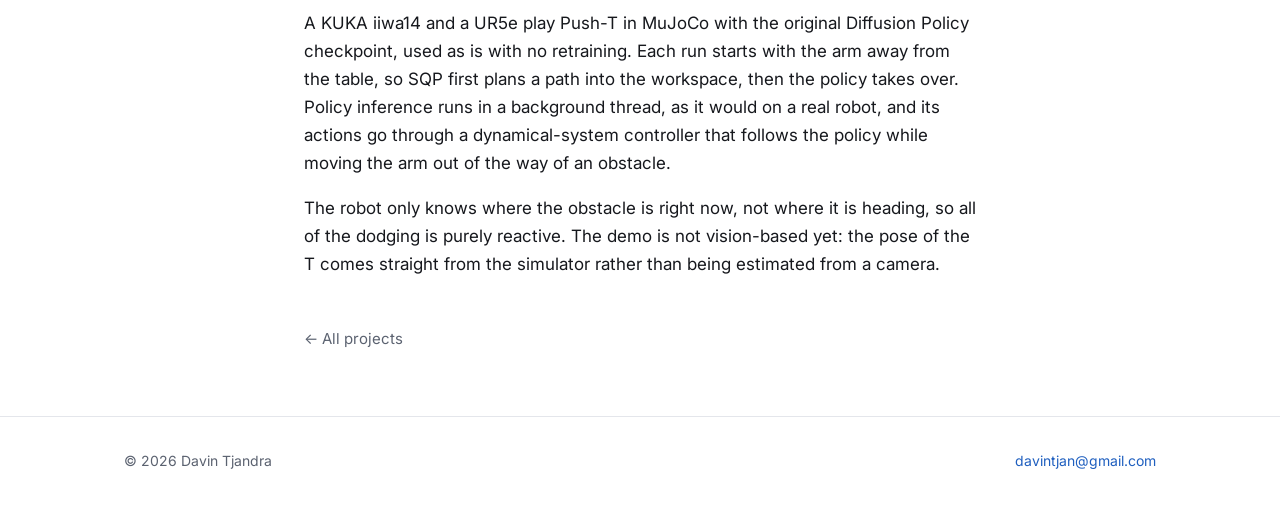
<file: projects/lira.html>
<!doctype html>
<html lang="en">
  <head>
    <meta charset="utf-8" />
    <meta name="viewport" content="width=device-width, initial-scale=1" />
    <title>LiRA · Davin Tjandra</title>
    <meta
      name="description"
      content="LiRA: a reactive control layer that lets a pretrained diffusion policy drive different robot arms while avoiding collisions."
    />
    <link rel="preconnect" href="https://fonts.googleapis.com" />
    <link rel="preconnect" href="https://fonts.gstatic.com" crossorigin />
    <link
      rel="stylesheet"
      href="https://fonts.googleapis.com/css2?family=Inter:wght@400;500;600;700&display=swap"
    />
    <link rel="stylesheet" href="../style.css" />
  </head>
  <body>
    <header class="topbar">
      <div class="wrap">
        <a class="brand" href="../index.html">Davin Tjandra</a>
        <nav class="nav">
          <a href="../index.html#projects">Projects</a>
          <a href="../index.html#experience">Experience</a>
          <a href="../index.html#publications" class="hide-sm">Publications</a>
          <a
            href="https://drive.google.com/file/d/1XE6uDH8KvG32tiVJxi-hi0fYt_D9xmmk/view?usp=sharing"
            target="_blank"
            rel="noopener"
            >CV</a
          >
        </nav>
      </div>
    </header>

    <main class="wrap narrow">
      <a class="back" href="../index.html#projects">← All projects</a>

      <div class="project-head">
        <h1>LiRA: Lightweight Reactive Arm Control</h1>
        <p class="lede">
          A control layer that lets a pretrained diffusion policy drive
          different robot arms while avoiding self-collision, the table and
          moving obstacles.
        </p>
        <div class="facts">
          <span><b>Type</b>Personal project</span>
          <span><b>Year</b>2026</span>
          <span><b>Stack</b>Python, MuJoCo, OSQP, PyTorch</span>
          <span><b>Code</b><a href="https://github.com/davintjan/lira" target="_blank" rel="noopener">github.com/davintjan/lira</a></span>
        </div>
      </div>

      <div class="media-grid">
        <figure>
          <img src="../vids/lira/iiwa_pusht_front.webp" alt="KUKA iiwa14 playing Push-T, front view" />
          <figcaption>KUKA iiwa14, front</figcaption>
        </figure>
        <figure>
          <img src="../vids/lira/iiwa_pusht_top.webp" alt="KUKA iiwa14 playing Push-T, top view" />
          <figcaption>KUKA iiwa14, top</figcaption>
        </figure>
        <figure>
          <img src="../vids/lira/ur_pusht_front.webp" alt="UR5e playing Push-T, front view" />
          <figcaption>UR5e, front</figcaption>
        </figure>
        <figure>
          <img src="../vids/lira/ur_pusht_top.webp" alt="UR5e playing Push-T, top view" />
          <figcaption>UR5e, top</figcaption>
        </figure>
      </div>

      <div class="prose">
        <h2>Problem</h2>
        <p>
          Learned policies such as Diffusion Policy output where the end-effector
          should go, but they know nothing about the arm that has to get it
          there: its joint limits, its own links, the table, or an obstacle
          entering the workspace. Running them directly on a robot arm is
          unsafe.
        </p>

        <h2>Approach</h2>
        <p>
          LiRA sits between the policy and the robot. It plans once offline and
          then reacts live:
        </p>
        <ul>
          <li>
            <b>Planning.</b> A joint-space trajectory planner in two variants:
            gradient descent, and a TrajOpt-style trust-region SQP that treats
            collision as a hard constraint through an exact L1 penalty.
          </li>
          <li>
            <b>Stable velocity field.</b> The planned path becomes a globally
            exponentially stable velocity field, using a Lyapunov function
            fitted to each path with a small LP (milliseconds per plan), in the
            spirit of LPV-DS but without a GMM or SDP.
          </li>
          <li>
            <b>Safety filter.</b> A CBF-QP running at 500 Hz on capsule and box
            clearances, with a task-space metric so the filter prefers motions
            the task does not care about.
          </li>
          <li>
            <b>Robot-agnostic.</b> The core runs on any arm MuJoCo can load.
            Adding a robot only needs a scene file and one config entry.
          </li>
        </ul>

        <h2>Result</h2>
        <p>
          A KUKA iiwa14 and a UR5e play Push-T in MuJoCo with the original
          Diffusion Policy checkpoint, used as is with no retraining. Each run
          starts with the arm away from the table, so SQP first plans a path
          into the workspace, then the policy takes over. Policy inference runs
          in a background thread, as it would on a real robot, and its actions
          go through a dynamical-system controller that follows the policy while
          moving the arm out of the way of an obstacle.
        </p>
        <p>
          The robot only knows where the obstacle is right now, not where it is
          heading, so all of the dodging is purely reactive. The demo is not
          vision-based yet: the pose of the T comes straight from the simulator
          rather than being estimated from a camera.
        </p>
      </div>

      <a class="back" href="../index.html#projects" style="margin-bottom: 64px">← All projects</a>
    </main>

    <footer>
      <div class="wrap">
        <span>© 2026 Davin Tjandra</span>
        <a href="mailto:davintjan@gmail.com">davintjan@gmail.com</a>
      </div>
    </footer>
  </body>
</html>
</file>
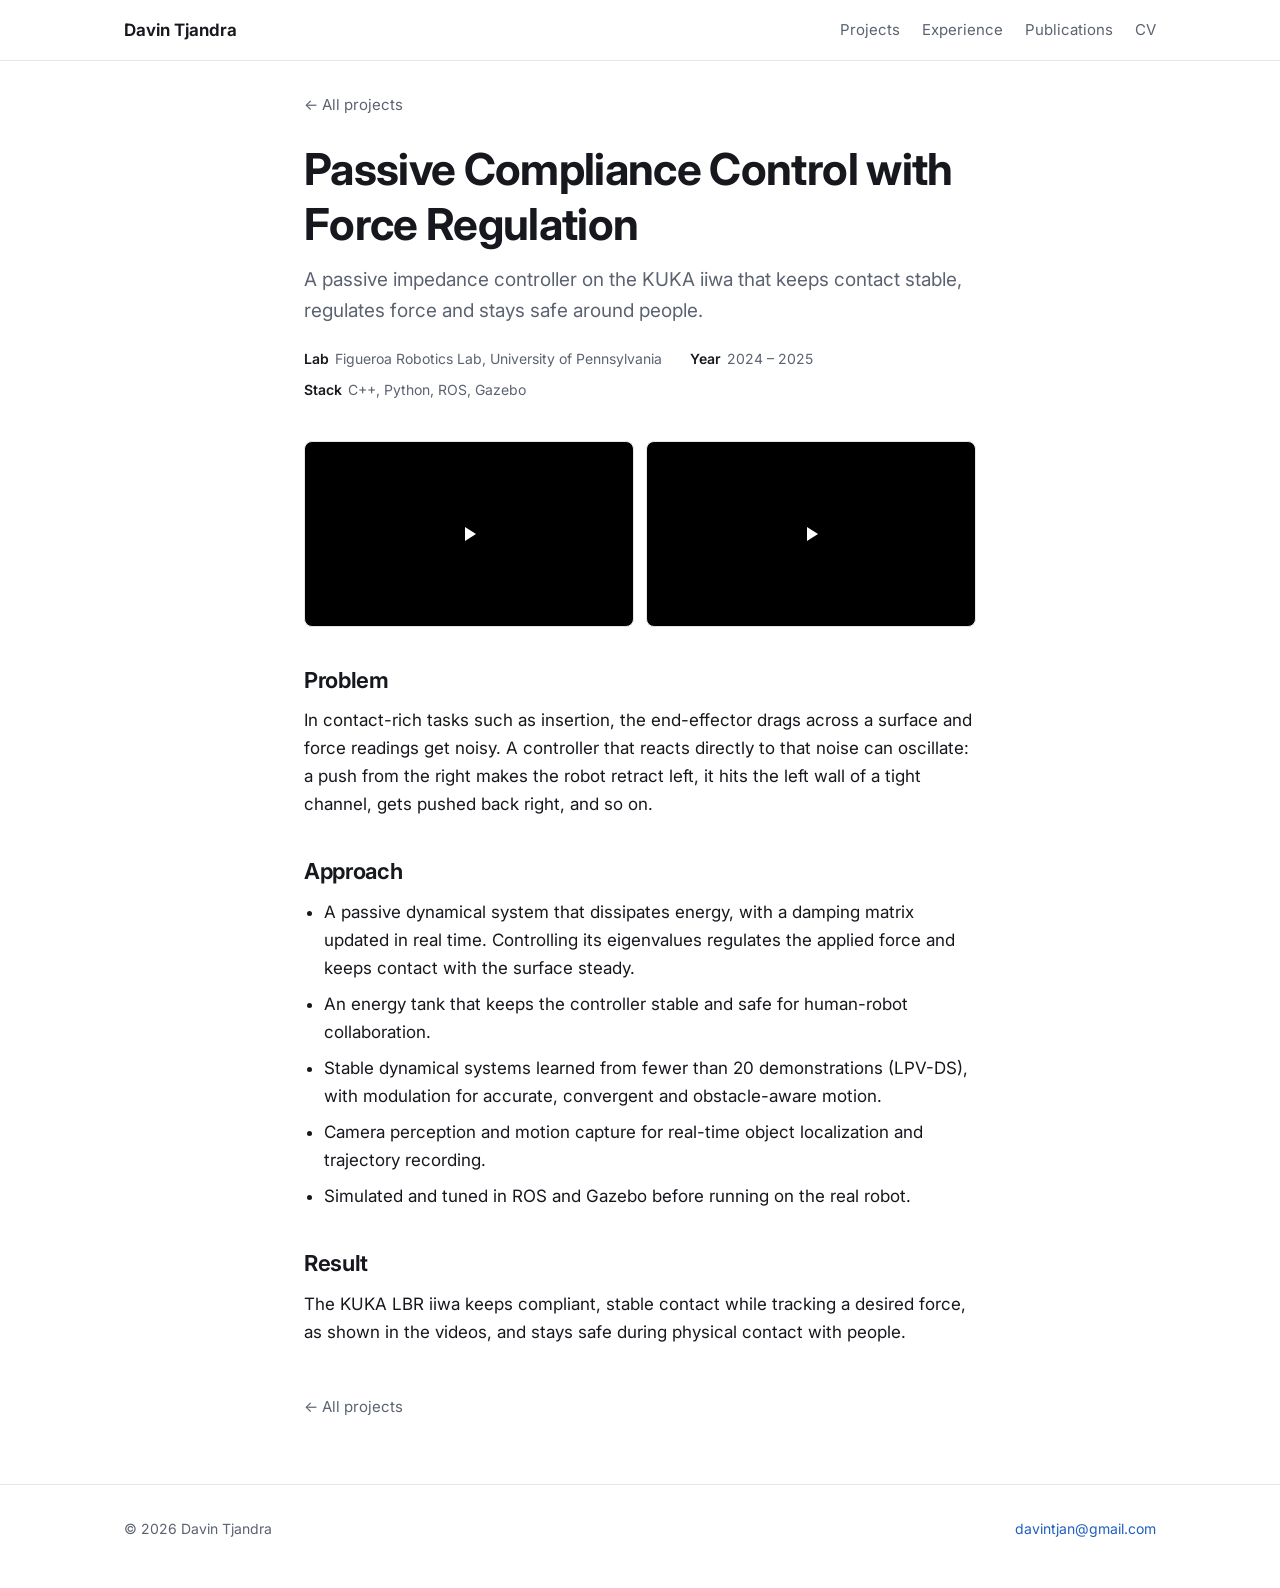
<file: projects/passive-compliance.html>
<!doctype html>
<html lang="en">
  <head>
    <meta charset="utf-8" />
    <meta name="viewport" content="width=device-width, initial-scale=1" />
    <title>Passive Compliance Control · Davin Tjandra</title>
    <meta name="description" content="A passive impedance controller with an energy tank on the KUKA iiwa for stable contact-rich and collaborative tasks." />
    <link rel="preconnect" href="https://fonts.googleapis.com" />
    <link rel="preconnect" href="https://fonts.gstatic.com" crossorigin />
    <link
      rel="stylesheet"
      href="https://fonts.googleapis.com/css2?family=Inter:wght@400;500;600;700&display=swap"
    />
    <link rel="stylesheet" href="../style.css" />
  </head>
  <body>
    <header class="topbar">
      <div class="wrap">
        <a class="brand" href="../index.html">Davin Tjandra</a>
        <nav class="nav">
          <a href="../index.html#projects">Projects</a>
          <a href="../index.html#experience">Experience</a>
          <a href="../index.html#publications" class="hide-sm">Publications</a>
          <a href="https://drive.google.com/file/d/1XE6uDH8KvG32tiVJxi-hi0fYt_D9xmmk/view?usp=sharing" target="_blank" rel="noopener">CV</a>
        </nav>
      </div>
    </header>

    <main class="wrap narrow">
      <a class="back" href="../index.html#projects">← All projects</a>

      <div class="project-head">
        <h1>Passive Compliance Control with Force Regulation</h1>
        <p class="lede">A passive impedance controller on the KUKA iiwa that keeps contact stable, regulates force and stays safe around people.</p>
        <div class="facts">
          <span><b>Lab</b>Figueroa Robotics Lab, University of Pennsylvania</span>
          <span><b>Year</b>2024 – 2025</span>
          <span><b>Stack</b>C++, Python, ROS, Gazebo</span>
        </div>
      </div>

      <div class="media-grid">
        <button class="yt" data-id="0WZ7-1S0WQE" aria-label="Play video: force regulation on the KUKA iiwa"></button>
        <button class="yt" data-id="xLmZD9Djkdg" aria-label="Play video: compliant contact on the KUKA iiwa"></button>
      </div>

      <div class="prose">
        <h2>Problem</h2>
        <p>
          In contact-rich tasks such as insertion, the end-effector drags across
          a surface and force readings get noisy. A controller that reacts
          directly to that noise can oscillate: a push from the right makes the
          robot retract left, it hits the left wall of a tight channel, gets
          pushed back right, and so on.
        </p>

        <h2>Approach</h2>
        <ul>
          <li>
            A passive dynamical system that dissipates energy, with a damping
            matrix updated in real time. Controlling its eigenvalues regulates
            the applied force and keeps contact with the surface steady.
          </li>
          <li>An energy tank that keeps the controller stable and safe for human-robot collaboration.</li>
          <li>
            Stable dynamical systems learned from fewer than 20 demonstrations
            (LPV-DS), with modulation for accurate, convergent and obstacle-aware
            motion.
          </li>
          <li>Camera perception and motion capture for real-time object localization and trajectory recording.</li>
          <li>Simulated and tuned in ROS and Gazebo before running on the real robot.</li>
        </ul>

        <h2>Result</h2>
        <p>
          The KUKA LBR iiwa keeps compliant, stable contact while tracking a
          desired force, as shown in the videos, and stays safe during physical
          contact with people.
        </p>
      </div>

      <a class="back" href="../index.html#projects" style="margin-bottom: 64px">← All projects</a>
    </main>

    <footer>
      <div class="wrap">
        <span>© 2026 Davin Tjandra</span>
        <a href="mailto:davintjan@gmail.com">davintjan@gmail.com</a>
      </div>
    </footer>
    <script src="../script.js"></script>
  </body>
</html>
</file>
<file: style.css>
/* Davin Tjandra portfolio, v2 */

:root {
  --bg: #ffffff;
  --bg-soft: #f5f6f8;
  --text: #16181d;
  --text-muted: #5b6270;
  --border: #e4e6eb;
  --accent: #1f5fbf;
  --accent-soft: #e8effa;
  --radius: 10px;
  --max: 1080px;
  --max-text: 720px;
  color-scheme: light;
}

@media (prefers-color-scheme: dark) {
  :root:not([data-theme="light"]) {
    --bg: #0f1115;
    --bg-soft: #171a20;
    --text: #e8eaee;
    --text-muted: #9aa1ad;
    --border: #262a32;
    --accent: #7aa7f0;
    --accent-soft: #1a2436;
    color-scheme: dark;
  }
}

* { box-sizing: border-box; }

html { scroll-behavior: smooth; scroll-padding-top: 72px; }

body {
  margin: 0;
  background: var(--bg);
  color: var(--text);
  font-family: "Inter", system-ui, -apple-system, "Segoe UI", Roboto, sans-serif;
  font-size: 17px;
  line-height: 1.65;
  -webkit-font-smoothing: antialiased;
}

img, video { max-width: 100%; display: block; }

a { color: var(--accent); text-decoration: none; }
a:hover { text-decoration: underline; }

h1, h2, h3 { line-height: 1.25; letter-spacing: -0.015em; margin: 0; }
h1 { font-size: clamp(32px, 5vw, 44px); font-weight: 700; }
h2 { font-size: 26px; font-weight: 650; }
h3 { font-size: 18px; font-weight: 600; }

p { margin: 0 0 1em; }

.wrap { max-width: var(--max); margin: 0 auto; padding: 0 24px; }
.narrow { max-width: var(--max-text); }
.left > * { max-width: var(--max-text); }

/* ---------- Top bar ---------- */

.topbar {
  position: sticky;
  top: 0;
  z-index: 10;
  background: color-mix(in srgb, var(--bg) 88%, transparent);
  backdrop-filter: blur(8px);
  border-bottom: 1px solid var(--border);
}
.topbar .wrap {
  display: flex;
  align-items: center;
  justify-content: space-between;
  height: 60px;
  gap: 16px;
}
.brand { font-weight: 650; color: var(--text); white-space: nowrap; }
.brand:hover { text-decoration: none; }
.nav { display: flex; gap: 22px; font-size: 15px; }
.nav a { color: var(--text-muted); }
.nav a:hover { color: var(--text); text-decoration: none; }

@media (max-width: 640px) {
  .nav { gap: 14px; font-size: 14px; }
  .nav .hide-sm { display: none; }
}

/* ---------- Sections ---------- */

section { padding: 72px 0; border-top: 1px solid var(--border); }
section:first-of-type { border-top: 0; }
.section-head { margin-bottom: 28px; }
.section-head p { color: var(--text-muted); margin: 6px 0 0; }

/* ---------- Hero ---------- */

.hero { padding: 72px 0 64px; }
.hero .wrap {
  display: grid;
  grid-template-columns: 1fr 300px;
  gap: 56px;
  align-items: center;
}
.hero .role { color: var(--text-muted); font-size: 18px; margin: 8px 0 24px; }
.hero .bio p { max-width: 620px; }
.hero img {
  width: 100%;
  aspect-ratio: 4 / 5;
  object-fit: cover;
  border-radius: var(--radius);
}

.links { display: flex; flex-wrap: wrap; gap: 10px; margin-top: 24px; }
.btn {
  display: inline-flex;
  align-items: center;
  gap: 6px;
  padding: 8px 14px;
  border: 1px solid var(--border);
  border-radius: 8px;
  color: var(--text);
  font-size: 15px;
  font-weight: 500;
}
.btn:hover { border-color: var(--text-muted); text-decoration: none; }
.btn.primary { background: var(--text); border-color: var(--text); color: var(--bg); }
.btn.primary:hover { opacity: 0.88; }

@media (max-width: 800px) {
  .hero .wrap { grid-template-columns: 1fr; gap: 32px; }
  .hero img { max-width: 280px; order: -1; }
}

/* ---------- Project cards ---------- */

.grid {
  display: grid;
  grid-template-columns: repeat(auto-fill, minmax(300px, 1fr));
  gap: 24px;
}
.card {
  display: flex;
  flex-direction: column;
  border: 1px solid var(--border);
  border-radius: var(--radius);
  overflow: hidden;
  color: var(--text);
  background: var(--bg);
  transition: border-color 0.15s, transform 0.15s;
}
.card:hover { border-color: var(--text-muted); transform: translateY(-2px); text-decoration: none; }
.card .thumb {
  aspect-ratio: 16 / 10;
  background: var(--bg-soft);
  overflow: hidden;
}
.card .thumb img, .card .thumb video { width: 100%; height: 100%; object-fit: cover; }
.card .body { padding: 18px 20px 20px; display: flex; flex-direction: column; gap: 8px; flex: 1; }
.card .meta { font-size: 13px; color: var(--text-muted); }
.card p { color: var(--text-muted); font-size: 15px; margin: 0; }

.tags { display: flex; flex-wrap: wrap; gap: 6px; margin-top: auto; padding-top: 6px; }
.tag {
  font-size: 12px;
  padding: 2px 8px;
  border-radius: 999px;
  background: var(--accent-soft);
  color: var(--accent);
}

/* ---------- Earlier work list ---------- */

.list { list-style: none; padding: 0; margin: 0; }
.list li {
  display: grid;
  grid-template-columns: 1fr auto;
  gap: 4px 24px;
  padding: 14px 0;
  border-bottom: 1px solid var(--border);
}
.list li:last-child { border-bottom: 0; }
.list .title { font-weight: 600; color: var(--text); }
.list .desc { grid-column: 1 / -1; color: var(--text-muted); font-size: 15px; }
.list .year { color: var(--text-muted); font-size: 14px; }

/* ---------- Experience timeline ---------- */

.timeline { list-style: none; padding: 0; margin: 0; }
.timeline li {
  display: grid;
  grid-template-columns: 150px 1fr;
  gap: 24px;
  padding: 18px 0;
  border-bottom: 1px solid var(--border);
}
.timeline li:last-child { border-bottom: 0; }
.timeline .when { color: var(--text-muted); font-size: 14px; padding-top: 2px; }
.timeline .org { color: var(--text-muted); }
.timeline p { margin: 6px 0 0; font-size: 15px; color: var(--text-muted); }

@media (max-width: 640px) {
  .timeline li { grid-template-columns: 1fr; gap: 2px; }
}

/* ---------- Publications ---------- */

.pubs { list-style: none; padding: 0; margin: 0; display: grid; gap: 22px; }
.pubs .title { font-weight: 600; }
.pubs .authors, .pubs .venue { color: var(--text-muted); font-size: 15px; }
.pubs .authors b { color: var(--text); font-weight: 600; }
.pubs .venue i { font-style: normal; }
.pubs .pub-links { font-size: 14px; margin-top: 2px; }
.pubs .pub-links a { margin-right: 12px; }

.awards { padding-left: 20px; margin: 0; color: var(--text-muted); }
.awards li { padding: 4px 0; }
.awards b { color: var(--text); font-weight: 600; }

/* ---------- Project page ---------- */

.back { display: inline-block; margin: 32px 0 0; font-size: 15px; color: var(--text-muted); }
.project-head { padding: 24px 0 32px; }
.project-head .lede { font-size: 19px; color: var(--text-muted); margin: 12px 0 0; }
.facts {
  display: flex;
  flex-wrap: wrap;
  gap: 8px 28px;
  margin-top: 20px;
  font-size: 14px;
  color: var(--text-muted);
}
.facts b { color: var(--text); font-weight: 600; margin-right: 6px; }

.media-grid {
  display: grid;
  grid-template-columns: repeat(2, 1fr);
  gap: 12px;
  margin: 8px 0 40px;
}
.media-grid figure { margin: 0; }
.media-grid img { width: 100%; border-radius: 8px; border: 1px solid var(--border); }
figcaption { font-size: 13px; color: var(--text-muted); margin-top: 6px; text-align: center; }

@media (max-width: 560px) { .media-grid { grid-template-columns: 1fr; } }

.prose h2 { font-size: 22px; margin: 40px 0 12px; }
.prose ul { padding-left: 20px; margin: 0 0 1em; }
.prose li { margin-bottom: 8px; }
.prose code { font-size: 0.9em; background: var(--bg-soft); padding: 1px 5px; border-radius: 4px; }

/* ---------- Lazy YouTube ---------- */

.yt {
  position: relative;
  aspect-ratio: 16 / 9;
  border-radius: 8px;
  overflow: hidden;
  background: #000 center / cover no-repeat;
  cursor: pointer;
  border: 0;
  padding: 0;
  width: 100%;
}
.yt::after {
  content: "";
  position: absolute;
  inset: 50% auto auto 50%;
  width: 64px;
  height: 44px;
  transform: translate(-50%, -50%);
  border-radius: 10px;
  background: rgba(0, 0, 0, 0.7) url("data:image/svg+xml,%3Csvg xmlns='http://www.w3.org/2000/svg' viewBox='0 0 24 24' fill='white'%3E%3Cpath d='M8 5v14l11-7z'/%3E%3C/svg%3E") center / 24px no-repeat;
}
.yt iframe { position: absolute; inset: 0; width: 100%; height: 100%; border: 0; }

/* ---------- Footer ---------- */

footer {
  border-top: 1px solid var(--border);
  padding: 32px 0 48px;
  color: var(--text-muted);
  font-size: 14px;
}
footer .wrap { display: flex; justify-content: space-between; flex-wrap: wrap; gap: 12px; }

/* ---------- Project media ---------- */

.media { margin: 8px 0 40px; display: grid; gap: 12px; }
.media video, .media > img, .media figure img { width: 100%; border-radius: 8px; border: 1px solid var(--border); }
.media figure { margin: 0; }
.media-grid .yt, .media .yt { border: 1px solid var(--border); }
.yt.playing::after { display: none; }

.subproject { padding-top: 24px; }
.subproject + .subproject { border-top: 1px solid var(--border); margin-top: 40px; padding-top: 48px; }
.subproject h2 { font-size: 24px; margin: 0 0 6px; }
.subproject .meta { color: var(--text-muted); font-size: 14px; margin-bottom: 20px; display: block; }
</file>
